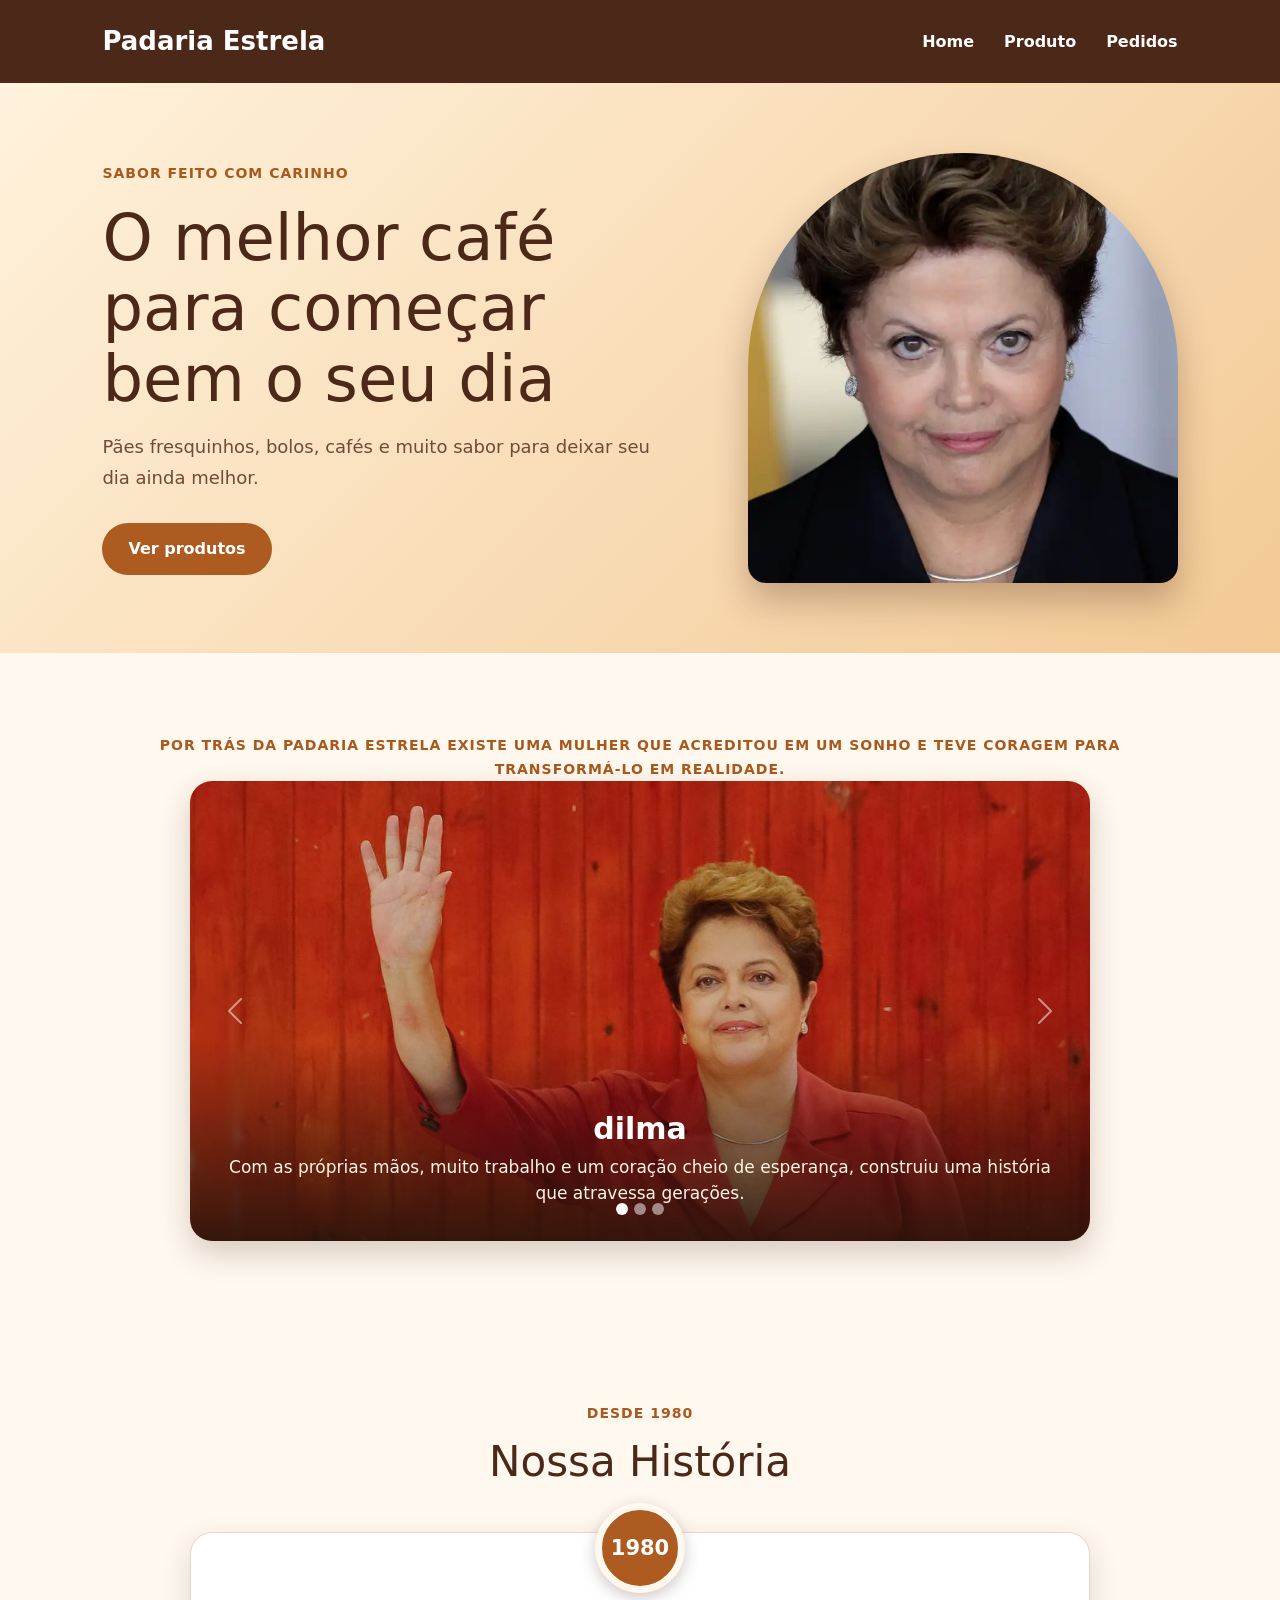
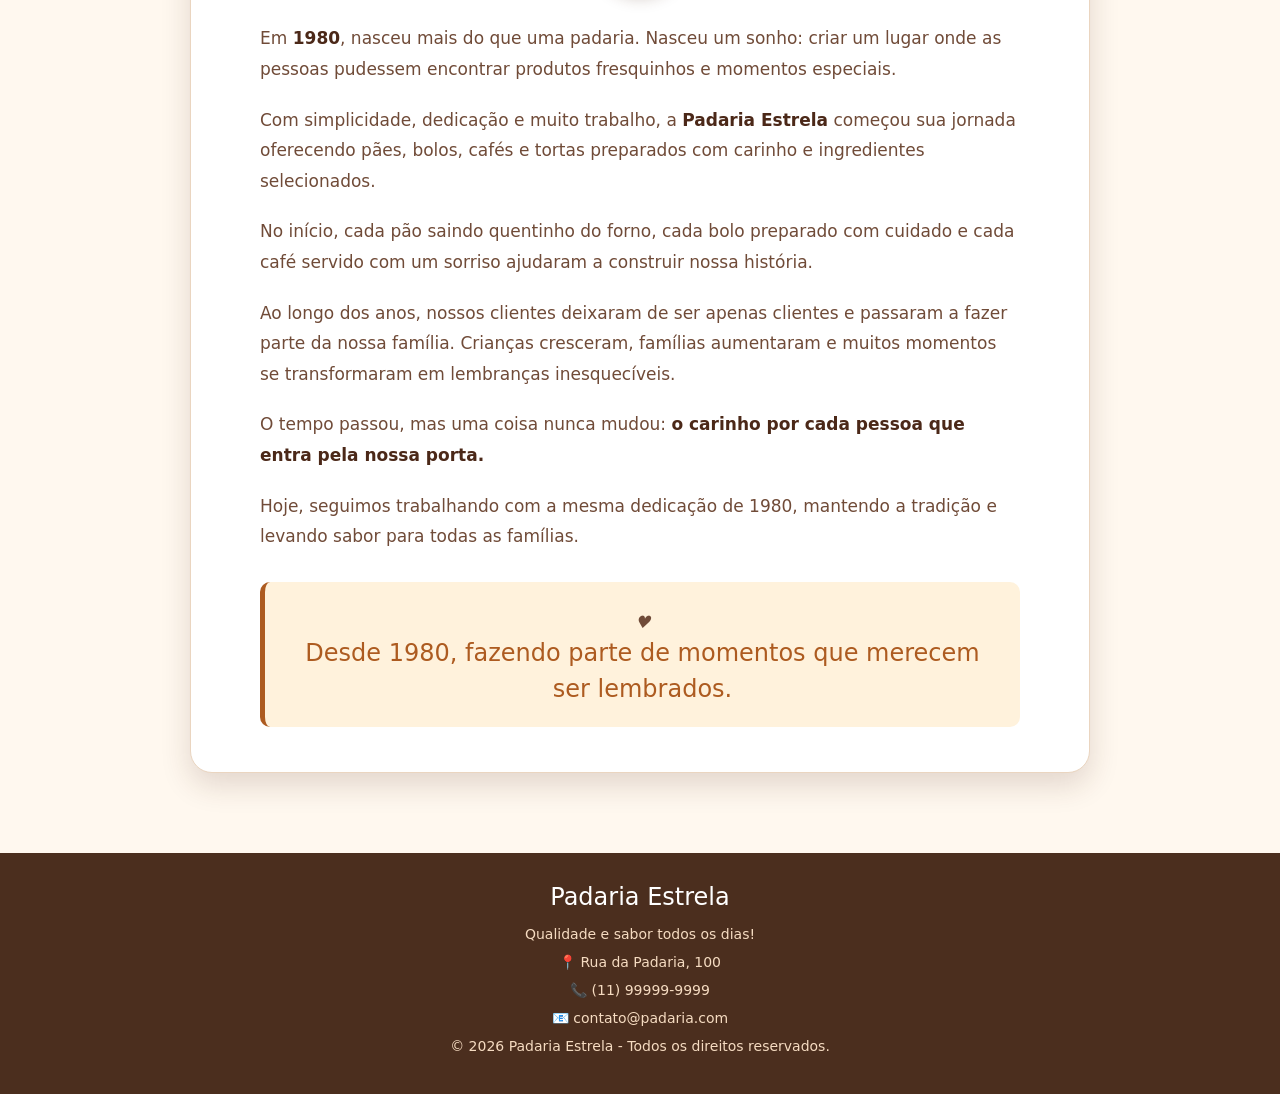
<file: src/main/resources/index.html>
<!DOCTYPE html>
<html lang="pt-BR">

<head>
    <meta charset="UTF-8">
    <meta name="viewport" content="width=device-width, initial-scale=1.0">

    <title>Padaria Estrela</title>

    <link rel="stylesheet" href="./static/css/style.css">

    <!-- Bootstrap CSS -->
    <link href="https://cdn.jsdelivr.net/npm/bootstrap@5.3.3/dist/css/bootstrap.min.css" rel="stylesheet">
</head>

<body>

    <header class="cabecalho">
        <a href="./index.html" class="logo">Padaria Estrela</a>

        <nav class="menu">
            <a href="./index.html">Home</a>
            <a href="./templates/produtos.html">Produto</a>
            <a href="./templates/pedidos.html">Pedidos</a>
        </nav>
    </header>

    <main>

        <!-- Seção principal -->
        <section id="home" class="destaque">

            <div class="destaque-texto">
                <span class="subtitulo">Sabor feito com carinho</span>

                <h1>O melhor café para começar bem o seu dia</h1>

                <p>
                    Pães fresquinhos, bolos, cafés e muito sabor
                    para deixar seu dia ainda melhor.
                </p>

                <a href="#produtos" class="botao">Ver produtos</a>
            </div>

            <div class="destaque-imagem">
                <img src="./static/img/dilma.webp" alt="Ambiente da Padaria Estrela">
            </div>

        </section>

        <!-- Carrossel -->
        <section id="produtos" class="area-carrossel">

            <span class="subtitulo">Por trás da Padaria Estrela existe uma mulher que acreditou em um sonho e teve coragem para transformá-lo em realidade.</span>
          

            <div id="carouselPadaria"
                class="carousel slide carousel-fade"
                data-bs-ride="carousel">

                <!-- Indicadores -->
                <div class="carousel-indicators">

                    <button type="button"
                        data-bs-target="#carouselPadaria"
                        data-bs-slide-to="0"
                        class="active"
                        aria-current="true"
                        aria-label="Café">
                    </button>

                    <button type="button"
                        data-bs-target="#carouselPadaria"
                        data-bs-slide-to="1"
                        aria-label="Bolo">
                    </button>

                    <button type="button"
                        data-bs-target="#carouselPadaria"
                        data-bs-slide-to="2"
                        aria-label="Torta">
                    </button>

                </div>

                <!-- Slides -->
                <div class="carousel-inner">

                    <div class="carousel-item active">
                        <img src="./static/img/eu.jpg"
                            class="d-block w-100"
                            alt="amigo da dilma">

                        <div class="carousel-caption">
                            <h3>dilma</h3>
                            <p>
                                Com as próprias mãos, muito trabalho e um coração cheio de esperança, construiu uma história que atravessa gerações.
                            </p>
                        </div>
                    </div>

                    <div class="carousel-item">
                        <img src="./static/img/comendo.jpg"
                            class="d-block w-100"
                            alt="Bolo fresquinho">

                        <div class="carousel-caption">
                            <h3></h3>
                            <p>
                               Hoje, cada pão, cada bolo e cada café carregam um pouco dessa história.
                            </p>
                        </div>
                    </div>

                    <div class="carousel-item">
                        <img src="./static/img/dilma-premio-economia.webp"
                            class="d-block w-100"
                            alt="Torta doce">

                        <div class="carousel-caption">
                            <h3>🥧 13</h3>
                            <p>
                                Não construímos apenas uma padaria. Construímos um lugar onde famílias se encontram, histórias são compartilhadas e momentos se tornam memórias.
                            </p>
                        </div>
                    </div>

                </div>

                <!-- Botão anterior -->
                <button class="carousel-control-prev"
                    type="button"
                    data-bs-target="#carouselPadaria"
                    data-bs-slide="prev">

                    <span class="carousel-control-prev-icon"
                        aria-hidden="true">
                    </span>

                    <span class="visually-hidden">
                        Anterior
                    </span>
                </button>

                <!-- Botão próximo -->
                <button class="carousel-control-next"
                    type="button"
                    data-bs-target="#carouselPadaria"
                    data-bs-slide="next">

                    <span class="carousel-control-next-icon"
                        aria-hidden="true">
                    </span>

                    <span class="visually-hidden">
                        Próximo
                    </span>
                </button>

            </div>

        </section>

        <!-- História da padaria -->
        <section id="historia" class="area-historia">

            <span class="subtitulo">Desde 1980</span>

            <h2>Nossa História</h2>

            <div class="historia-card">

                <div class="ano-historia">
                    1980
                </div>

                <div class="historia-texto">

                    <p>
                        Em <strong>1980</strong>, nasceu mais do que uma padaria.
                        Nasceu um sonho: criar um lugar onde as pessoas pudessem
                        encontrar produtos fresquinhos e momentos especiais.
                    </p>

                    <p>
                        Com simplicidade, dedicação e muito trabalho, a
                        <strong>Padaria Estrela</strong> começou sua jornada
                        oferecendo pães, bolos, cafés e tortas preparados com
                        carinho e ingredientes selecionados.
                    </p>

                    <p>
                        No início, cada pão saindo quentinho do forno, cada bolo
                        preparado com cuidado e cada café servido com um sorriso
                        ajudaram a construir nossa história.
                    </p>

                    <p>
                        Ao longo dos anos, nossos clientes deixaram de ser apenas
                        clientes e passaram a fazer parte da nossa família.
                        Crianças cresceram, famílias aumentaram e muitos momentos
                        se transformaram em lembranças inesquecíveis.
                    </p>

                    <p>
                        O tempo passou, mas uma coisa nunca mudou:
                        <strong>o carinho por cada pessoa que entra pela nossa porta.</strong>
                    </p>

                    <p>
                        Hoje, seguimos trabalhando com a mesma dedicação de 1980,
                        mantendo a tradição e levando sabor para todas as famílias.
                    </p>

                    <div class="frase-historia">
                        <span>♥</span>
                        Desde 1980, fazendo parte de momentos que merecem ser lembrados.
                    </div>

                </div>

            </div>

        </section>

    </main>

    <footer>
        <h3>Padaria Estrela</h3>

        <p>Qualidade e sabor todos os dias!</p>
        <p>📍 Rua da Padaria, 100</p>
        <p>📞 (11) 99999-9999</p>
        <p>📧 contato@padaria.com</p>

        <p>© 2026 Padaria Estrela - Todos os direitos reservados.</p>
    </footer>

    <!-- Bootstrap JavaScript -->
    <script src="https://cdn.jsdelivr.net/npm/bootstrap@5.3.3/dist/js/bootstrap.bundle.min.js">
    </script>

</body>

</html>
</file>
<file: src/main/resources/static/css/style.css>
* {
    margin: 0;
    padding: 0;
    box-sizing: border-box;
}
/*atualizado ana */
html {
    scroll-behavior: smooth;
}

body {
    font-family: Arial, Helvetica, sans-serif;
    background-color: #fff8ef;
    color: #432719;
}

/* Cabeçalho */
.cabecalho {
    width: 100%;
    padding: 22px 8%;
    background-color: #4b2818;
    display: flex;
    justify-content: space-between;
    align-items: center;
    position: sticky;
    top: 0;
    z-index: 10;
}

.logo {
    color: white;
    font-size: 26px;
    font-weight: bold;
    text-decoration: none;
}

.menu {
    display: flex;
    gap: 30px;
}

.menu a {
    color: white;
    font-weight: bold;
    text-decoration: none;
    text-transform: capitalize;
    transition: 0.3s;
}

.menu a:hover {
    color: #f2ae66;
}

/* Destaque */
.destaque {
    min-height: 570px;
    padding: 70px 8%;
    display: flex;
    align-items: center;
    justify-content: space-between;
    gap: 50px;
    background: linear-gradient(135deg, #fff2dc, #f3c995);
}

.destaque-texto {
    max-width: 570px;
}

.subtitulo {
    color: #aa591e;
    font-size: 14px;
    font-weight: bold;
    letter-spacing: 1px;
    text-transform: uppercase;
}

.destaque h1 {
    margin: 18px 0;
    color: #4b2818;
    font-size: clamp(38px, 5vw, 64px);
    line-height: 1.1;
}

.destaque p {
    margin-bottom: 30px;
    color: #704b38;
    font-size: 18px;
    line-height: 1.7;
}

.botao {
    display: inline-block;
    padding: 14px 26px;
    border-radius: 30px;
    background-color: #ad5b20;
    color: white;
    font-weight: bold;
    text-decoration: none;
    transition: 0.3s;
}

.botao:hover {
    background-color: #773b16;
    transform: translateY(-3px);
}

.destaque-imagem {
    width: min(430px, 100%);
}

.destaque-imagem img {
    width: 100%;
    height: 430px;
    object-fit: cover;
    border-radius: 50% 50% 18px 18px;
    box-shadow: 0 18px 35px rgba(75, 40, 24, 0.3);
}

/* Carrossel */
.area-carrossel {
    padding: 80px 8%;
    background-color: #fff8ef;
    text-align: center;
}

.area-carrossel h2 {
    margin: 12px 0 35px;
    color: #4b2818;
    font-size: 38px;
}

#carouselPadaria {
    width: min(900px, 100%);
    margin: 0 auto;
    overflow: hidden;
    border-radius: 22px;
    box-shadow: 0 12px 30px rgba(75, 40, 24, 0.22);
}

#carouselPadaria .carousel-item {
    position: relative;
    height: 460px;
    background-color: #4b2818;
}

#carouselPadaria .carousel-item img {
    width: 100%;
    height: 100%;
    object-fit: cover;
    opacity: 0.85;
}

#carouselPadaria .carousel-caption {
    right: 0;
    bottom: 0;
    left: 0;
    padding: 70px 25px 35px;
    background: linear-gradient(
        transparent,
        rgba(40, 20, 10, 0.9)
    );
}

#carouselPadaria .carousel-caption h3 {
    color: white;
    font-size: 30px;
    font-weight: bold;
}

#carouselPadaria .carousel-caption p {
    margin-bottom: 0;
    color: #fff4e5;
    font-size: 17px;
}

#carouselPadaria .carousel-control-prev,
#carouselPadaria .carousel-control-next {
    width: 10%;
}

#carouselPadaria .carousel-indicators button {
    width: 12px;
    height: 12px;
    border-radius: 50%;
}

@media (max-width: 600px) {
    .area-carrossel {
        padding: 55px 6%;
    }

    #carouselPadaria .carousel-item {
        height: 360px;
    }

    #carouselPadaria .carousel-caption h3 {
        font-size: 23px;
    }

    #carouselPadaria .carousel-caption p {
        font-size: 14px;
    }
}

/* Rodapé */
footer {
    padding: 35px 20px;
    background-color: #4b2818;
    color: white;
    text-align: center;
}

footer h3 {
    margin-bottom: 14px;
    font-size: 24px;
}

footer p {
    margin: 8px 0;
    color: #f5dbc1;
}




* {
    margin: 0;
    padding: 0;
    box-sizing: border-box;
}

body {
    font-family: Arial, sans-serif;
    background-color: #fff8ee;
    color: #4b2e1e;
}


/* HEADER */

header {
    background-color: #6f3d20;
    color: white;

    padding: 22px 8%;

    display: flex;
    justify-content: space-between;
    align-items: center;
}

header h1 {
    font-size: 30px;
}

nav {
    display: flex;
    gap: 25px;
}

nav a {
    color: white;
    text-decoration: none;
    font-weight: bold;
}

nav a:hover {
    color: #ffd27f;
}


/* TÍTULO */

.titulo {
    background-color: #d99a5b;

    color: white;

    text-align: center;

    padding: 60px 20px;
}

.titulo h2 {
    font-size: 38px;
    margin-bottom: 15px;
}

.titulo p {
    font-size: 18px;
}


/* PRODUTOS */

.produtos {
    padding: 60px 30px;

    display: flex;

    justify-content: center;

    gap: 30px;

    flex-wrap: wrap;
}


/* CARD */

.card {
    width: 250px;

    background-color: white;

    padding: 20px;

    text-align: center;

    border-radius: 15px;

    box-shadow: 0 5px 15px rgba(0, 0, 0, 0.12);

    transition: 0.3s;
}

.card:hover {
    transform: translateY(-7px);
}


/* IMAGEM */

.card img {
    width: 140px;
    height: 140px;

    object-fit: cover;

    border-radius: 10px;

    margin-bottom: 15px;
}


/* NOME */

.card h3 {
    color: #8b4513;

    font-size: 22px;

    margin-bottom: 10px;
}


/* DESCRIÇÃO */

.card p {
    color: #666;

    margin-bottom: 15px;
}


/* PREÇO */

.card span {
    display: block;

    color: #6f3d20;

    font-size: 20px;

    font-weight: bold;

    margin-bottom: 15px;
}


/* BOTÃO */

.card button {
    background-color: #8b4513;

    color: white;

    border: none;

    padding: 11px 25px;

    border-radius: 8px;

    cursor: pointer;

    font-weight: bold;
}

.card button:hover {
    background-color: #5c2d0c;
}


/* FOOTER */

footer {
    background-color: #4b2e1e;

    color: white;

    text-align: center;

    padding: 30px 20px;
}

footer h3 {
    margin-bottom: 12px;
}

footer p {
    margin: 7px;
    font-size: 14px;
}


/* CELULAR */

@media (max-width: 600px) {

    header {
        flex-direction: column;
        gap: 18px;
    }

    nav {
        flex-wrap: wrap;
        justify-content: center;
    }

    .titulo h2 {
        font-size: 30px;
    }

    .produtos {
        flex-direction: column;
        align-items: center;
    }

}
/* =========================
   NOSSA HISTÓRIA
========================= */

.area-historia {
    padding: 80px 8%;
    background-color: #fff8ef;
    text-align: center;
}

.area-historia h2 {
    margin: 12px 0 45px;
    color: #4b2818;
    font-size: 42px;
}


/* CARD DA HISTÓRIA */

.historia-card {
    width: min(900px, 100%);
    margin: 0 auto;

    background-color: #ffffff;

    border-radius: 22px;

    padding: 45px 60px;

    box-shadow: 0 12px 30px rgba(75, 40, 24, 0.16);

    border: 1px solid #ead5c0;

    position: relative;
}


/* ANO */

.ano-historia {
    width: 90px;
    height: 90px;

    margin: -75px auto 30px;

    display: flex;
    align-items: center;
    justify-content: center;

    background-color: #ad5b20;

    color: white;

    border-radius: 50%;

    font-size: 21px;
    font-weight: bold;

    border: 7px solid #fff8ef;

    box-shadow: 0 5px 15px rgba(75, 40, 24, 0.25);
}


/* TEXTO */

.historia-texto {
    max-width: 760px;
    margin: auto;
}

.historia-texto p {
    color: #704b38;

    font-size: 17px;

    line-height: 1.8;

    text-align: left;

    margin-bottom: 20px;
}

.historia-texto strong {
    color: #4b2818;
}


/* FRASE FINAL */

.frase-historia {
    margin-top: 30px;

    padding: 20px 25px;

    background-color: #fff2dc;

    border-left: 5px solid #ad5b20;

    border-radius: 10px;

    color: #ad5b20;

    font-size: 24px;
}

.frase-historia span {
    display: block;

    margin-top: 8px;

    color: #704b38;

    font-size: 17px;

    line-height: 1.5;

    font-style: italic;

    font-weight: bold;
}


/* =========================
   HISTÓRIA NO CELULAR
========================= */

@media (max-width: 600px) {

    .area-historia {
        padding: 60px 6%;
    }

    .area-historia h2 {
        font-size: 32px;
        margin-bottom: 40px;
    }

    .historia-card {
        padding: 40px 25px;
        border-radius: 18px;
    }

    .historia-texto p {
        font-size: 16px;
        line-height: 1.7;
    }

    .ano-historia {
        width: 80px;
        height: 80px;
        font-size: 18px;
    }

}
</file>
